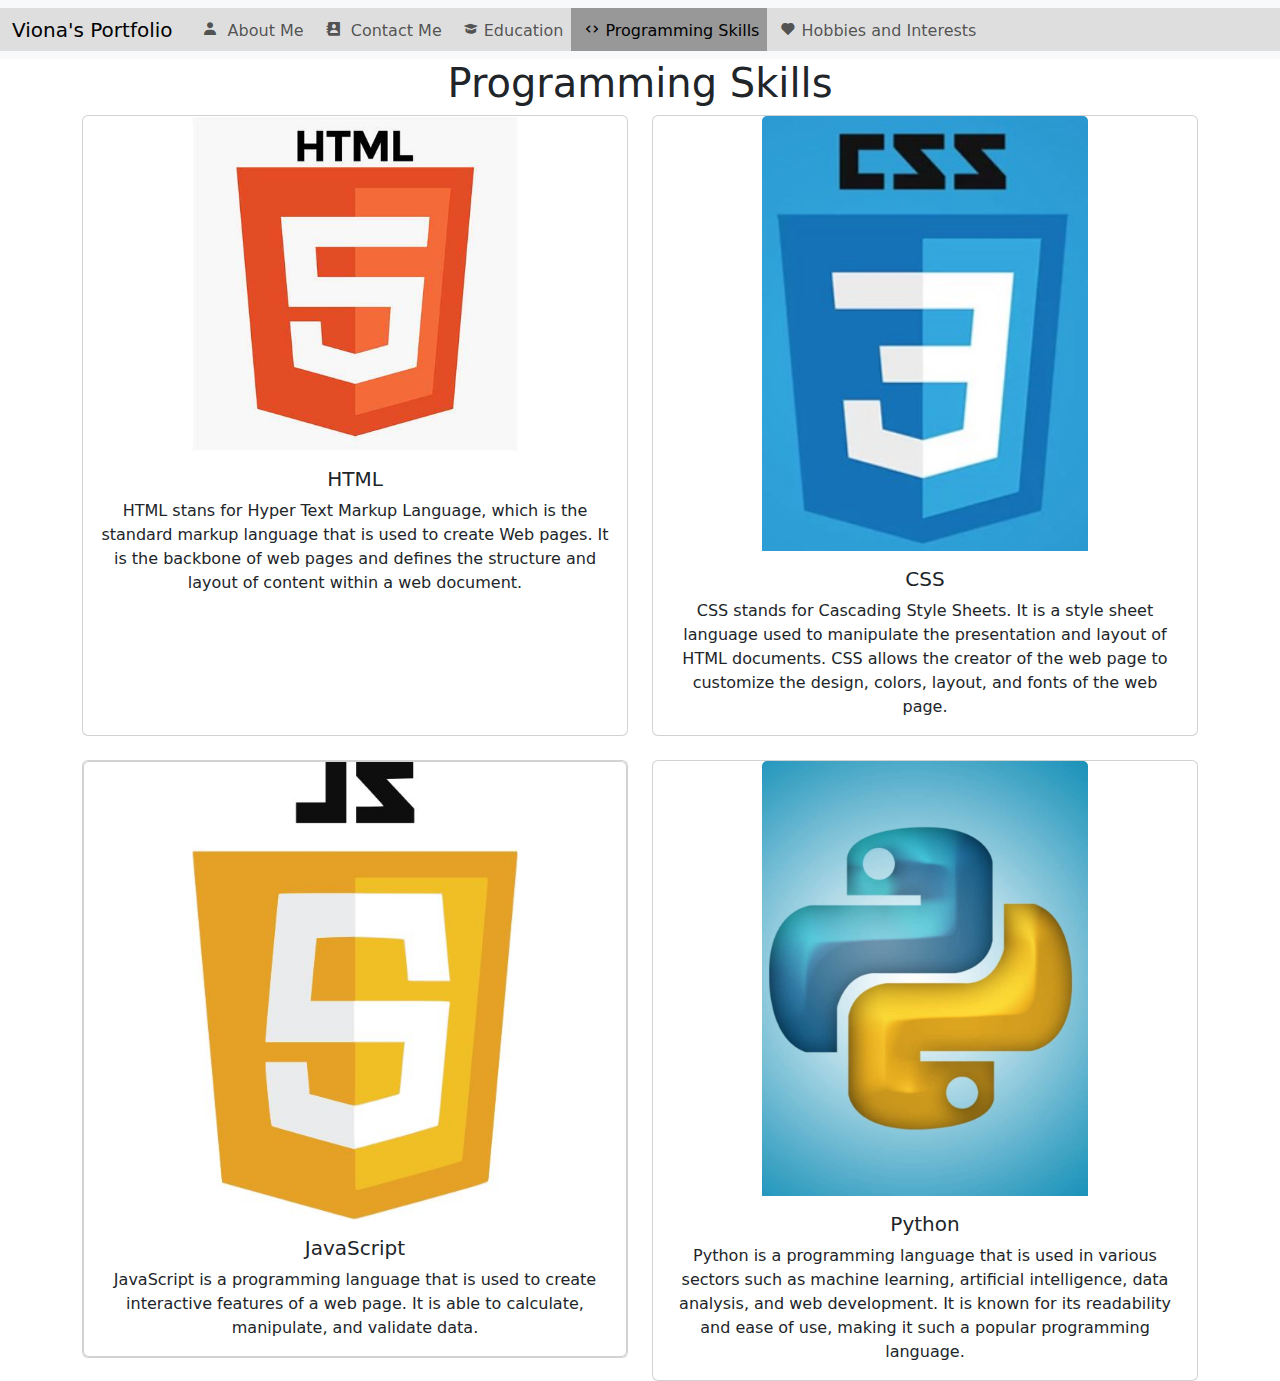
<file: index5.html>
<!DOCTYPE html>
<html lang="en">
<head>
    <meta charset="UTF-8">
    <meta name="viewport" content="width=device-width, initial-scale=1.0">
    <link rel="stylesheet" href="https://cdn.jsdelivr.net/npm/bootstrap@5.3.2/dist/css/bootstrap.min.css">
    <script src="https://code.jquery.com/jquery-3.6.4.min.js"></script>
    <script src="https://cdn.jsdelivr.net/npm/bootstrap@5.3.2/dist/js/bootstrap.bundle.min.js"></script>
    <link href='https://unpkg.com/boxicons@2.1.4/css/boxicons.min.css' rel='stylesheet'>
    <title>Programming Skills</title>
    <style>
        .nav-link.active {
          color: #fffbfb;
          background-color: rgb(152, 152, 152);
        }
      </style>

      <script>
        $(document).ready(function() {
          $(".nav-link").click(function() {
              $(".nav-link").removeClass("active");
              $(this).addClass("active");
          });
      });
      </script>
</head>
<body>
  <nav class="navbar navbar-expand-lg bg-body-tertiary">
    <div class="container-fluid" style="background-color: rgb(222, 222, 222);">
      <a class="navbar-brand" href="#">Viona's Portfolio</a>
      <button class="navbar-toggler" type="button" data-bs-toggle="collapse" data-bs-target="#navbarSupportedContent" aria-controls="navbarSupportedContent" aria-expanded="false" aria-label="Toggle navigation">
        <span class="navbar-toggler-icon"></span>
      </button>
      <div class="collapse navbar-collapse" id="navbarSupportedContent">
        <ul class="navbar-nav me-auto mb-2 mb-lg-0">
          <li class="nav-item">
            <a class="nav-link" id="aboutMeLink" aria-current="page" href="index.html"><i class='bx bxs-user' style="margin: 5px;"></i> About Me</a>
          </li>
          <li class="nav-item">
            <a class="nav-link" id="contactMeLink" href="index3.html"><i class='bx bxs-contact' style="margin: 5px;"></i> Contact Me</a>
          </li>
          <li class="nav-item">
            <a class="nav-link" id="educationLink" href="index4.html"><i class='bx bxs-graduation' style="margin: 5px;"></i>Education</a>
          </li>
          <li class="nav-item">
            <a class="nav-link active" id="skillsLink" href="index5.html"><i class='bx bx-code' style="margin: 5px;"></i>Programming Skills</a>
          </li>
          <li class="nav-item">
            <a class="nav-link" id="hobbiesLink" href="index6.html"><i class='bx bxs-heart' style="margin: 5px;"></i>Hobbies and Interests</a>
          </li>
        </ul>
      </div>
    </div>
  </nav>
    <div class="header text-center">
        <h1>Programming Skills</h1>
    </div>
    
    <div class="container">
        <div class="row row-cols-1 row-cols-md-2 g-4 justify-content-center">
            <div class="col">
                <div class="card h-100 text-center">
                    <img src="html2.jpeg" class="card-img-top mx-auto" alt="HTML" style="width: 60%;">
                    <div class="card-body">
                    <h5 class="card-title">HTML</h5>
                    <p class="card-text">HTML stans for Hyper Text Markup Language, which is the standard markup language that is used to create Web pages. It is the backbone of web pages and defines the structure and layout of content within a web document.</p>
                    </div>
                </div>
            </div>

            <div class="col">
                <div class="card h-100 text-center">
                    <img src="css.jpg" class="card-img-top mx-auto" alt="CSS" style="width: 60%;">
                    <div class="card-body">
                    <h5 class="card-title">CSS</h5>
                    <p class="card-text">CSS stands for Cascading Style Sheets. It is a style sheet language used to manipulate the presentation and layout of HTML documents. CSS allows the creator of the web page to customize the design, colors, layout, and fonts of the web page.</p>
                    </div>
                </div>
            </div>


            <div class="col">
                <div class="card">
                    <div class="card h-100 text-center">
                        <img src="js.jpg" class="card-img-top mx-auto" alt="Java Script" style="width: 60%;">
                        <div class="card-body">
                        <h5 class="card-title">JavaScript</h5>
                        <p class="card-text">JavaScript is a programming language that is used to create interactive features of a web page. It is able to calculate, manipulate, and validate data.</p>
                        </div>
                    </div>
            </div>
            </div>


            <div class="col">
                <div class="card h-100 text-center">
                    <img src="python.jpg" class="card-img-top mx-auto" alt="Python" style="width: 60%;">
                    <div class="card-body">
                    <h5 class="card-title">Python</h5>
                    <p class="card-text">Python is a programming language that is used in various sectors such as machine learning, artificial intelligence, data analysis, and web development. It is known for its readability and ease of use, making it such a popular programming language.</p>
                    </div>
                </div>
            </div>
        </div>
    </div>
</body>
</html>
</file>
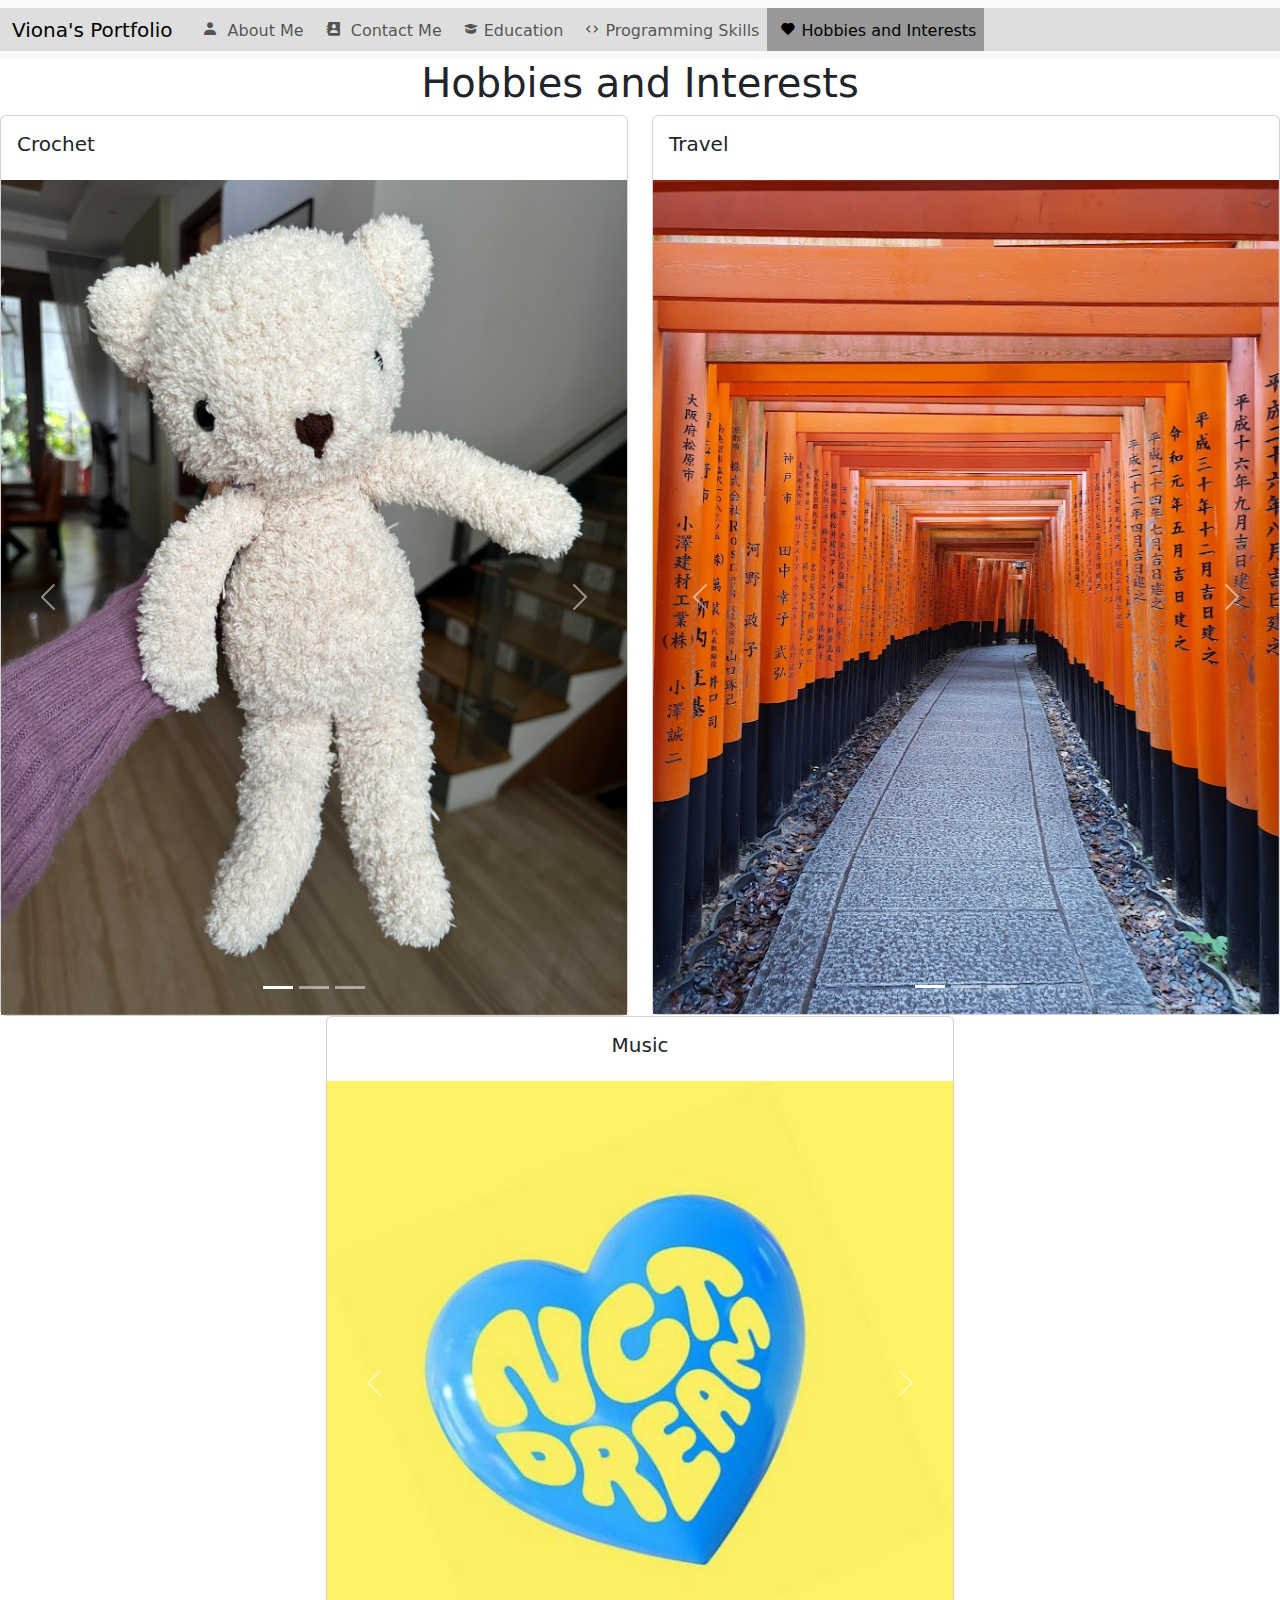
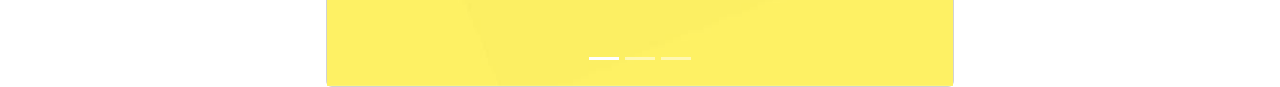
<file: index6.html>
<!DOCTYPE html>
<html lang="en">
<head>
    <meta charset="UTF-8">
    <meta name="viewport" content="width=device-width, initial-scale=1.0">
    <link rel="stylesheet" href="https://cdn.jsdelivr.net/npm/bootstrap@5.3.2/dist/css/bootstrap.min.css">
    <script src="https://code.jquery.com/jquery-3.6.4.min.js"></script>
    <script src="https://cdn.jsdelivr.net/npm/bootstrap@5.3.2/dist/js/bootstrap.bundle.min.js"></script>
    <link href='https://unpkg.com/boxicons@2.1.4/css/boxicons.min.css' rel='stylesheet'>
    <title>Hobbies and Interests</title>
    <style>
        .nav-link.active {
          color: #ffffff;
          background-color: rgb(152, 152, 152);
        }
      </style>

      <script>
        $(document).ready(function() {
          $(".nav-link").click(function() {
              $(".nav-link").removeClass("active");
              $(this).addClass("active");
          });
      });
      </script>
</head>
<body>
    <nav class="navbar navbar-expand-lg bg-body-tertiary">
        <div class="container-fluid" style="background-color: rgb(222, 222, 222);">
            <a class="navbar-brand" href="#">Viona's Portfolio</a>
          <button class="navbar-toggler" type="button" data-bs-toggle="collapse" data-bs-target="#navbarSupportedContent" aria-controls="navbarSupportedContent" aria-expanded="false" aria-label="Toggle navigation">
            <span class="navbar-toggler-icon"></span>
          </button>
          <div class="collapse navbar-collapse" id="navbarSupportedContent">
            <ul class="navbar-nav me-auto mb-2 mb-lg-0">
              <li class="nav-item">
                <a class="nav-link" id="aboutMeLink" aria-current="page" href="index.html"><i class='bx bxs-user' style="margin: 5px;"></i> About Me</a>
              </li>
              <li class="nav-item">
                <a class="nav-link" id="contactMeLink" href="index3.html"><i class='bx bxs-contact' style="margin: 5px;"></i> Contact Me</a>
              </li>
              <li class="nav-item">
                <a class="nav-link" id="educationLink" href="index4.html"><i class='bx bxs-graduation' style="margin: 5px;"></i>Education</a>
              </li>
              <li class="nav-item">
                <a class="nav-link" id="skillsLink" href="index5.html"><i class='bx bx-code' style="margin: 5px;"></i>Programming Skills</a>
              </li>
              <li class="nav-item">
                <a class="nav-link active" id="hobbiesLink" href="index6.html"><i class='bx bxs-heart' style="margin: 5px;"></i>Hobbies and Interests</a>
              </li>
            </ul>
          </div>
        </div>
      </nav>
    <div class="header text-center">
        <h1>Hobbies and Interests</h1>
    </div>

    <div class= "row row-cols-1 row-cols-md-2 g-4">
        <div class="col">
            <div class="card" style="width: 100%;">
                <div class="card-body">
                    <h5 class="card-title">Crochet</h5>
                </div>
                <div id="carouselExampleIndicators1" class="carousel slide">
                    <div class="carousel-indicators">
                    <button type="button" data-bs-target="#carouselExampleIndicators1" data-bs-slide-to="0" class="active" aria-current="true" aria-label="Slide 1"></button>
                    <button type="button" data-bs-target="#carouselExampleIndicators1" data-bs-slide-to="1" aria-label="Slide 2"></button>
                    <button type="button" data-bs-target="#carouselExampleIndicators1" data-bs-slide-to="2" aria-label="Slide 3"></button>
                    </div>
                    <div class="carousel-inner">
                    <div class="carousel-item active">
                        <img src="bear.JPG" class="d-block w-100" alt="Bear">
                    </div>
                    <div class="carousel-item">
                        <img src="pompompurin.JPG" class="d-block w-100" alt="Pompompurin">
                    </div>
                    <div class="carousel-item">
                        <img src="cat.JPG" class="d-block w-100" alt="Cat">
                    </div>
                    </div>
                    <button class="carousel-control-prev" type="button" data-bs-target="#carouselExampleIndicators1" data-bs-slide="prev">
                    <span class="carousel-control-prev-icon" aria-hidden="true"></span>
                    <span class="visually-hidden">Previous</span>
                    </button>
                    <button class="carousel-control-next" type="button" data-bs-target="#carouselExampleIndicators1" data-bs-slide="next">
                    <span class="carousel-control-next-icon" aria-hidden="true"></span>
                    <span class="visually-hidden">Next</span>
                    </button>
                </div>
            </div>
        </div>

        <div class="col">
            <div class="card" style="width: 100%;">
                <div class="card-body">
                <h5 class="card-title">Travel</h5>
                </div>
                <div id="carouselExampleIndicators3" class="carousel slide">
                    <div class="carousel-indicators">
                    <button type="button" data-bs-target="#carouselExampleIndicators3" data-bs-slide-to="0" class="active" aria-current="true" aria-label="Slide 1"></button>
                    <button type="button" data-bs-target="#carouselExampleIndicators3" data-bs-slide-to="1" aria-label="Slide 2"></button>
                    <button type="button" data-bs-target="#carouselExampleIndicators3" data-bs-slide-to="2" aria-label="Slide 3"></button>
                    </div>
                    <div class="carousel-inner">
                    <div class="carousel-item active">
                        <img src="kyoto.jpg" class="d-block w-100" alt="Kyoto, Japan">
                    </div>
                    <div class="carousel-item">
                        <img src="bangkok.JPG" class="d-block w-100" alt="Bangkok, Thailand">
                    </div>
                    <div class="carousel-item">
                        <img src="bali.jpg" class="d-block w-100" alt="Bali, Indonesia">
                    </div>
                    </div>
                    <button class="carousel-control-prev" type="button" data-bs-target="#carouselExampleIndicators3" data-bs-slide="prev">
                    <span class="carousel-control-prev-icon" aria-hidden="true"></span>
                    <span class="visually-hidden">Previous</span>
                    </button>
                    <button class="carousel-control-next" type="button" data-bs-target="#carouselExampleIndicators3" data-bs-slide="next">
                    <span class="carousel-control-next-icon" aria-hidden="true"></span>
                    <span class="visually-hidden">Next</span>
                    </button>
                </div>
            </div>
        </div>
    </div>


    <div class="row justify-content-center">
        <div class="col-md-6">
            <div class="card" style="width: 100%;">
                <div class="card-body">
                    <h5 class="card-title text-center">Music</h5>
                </div>
                <div id="carouselExampleIndicators2" class="carousel slide">
                    <div class="carousel-indicators">
                    <button type="button" data-bs-target="#carouselExampleIndicators2" data-bs-slide-to="0" class="active" aria-current="true" aria-label="Slide 1"></button>
                    <button type="button" data-bs-target="#carouselExampleIndicators2" data-bs-slide-to="1" aria-label="Slide 2"></button>
                    <button type="button" data-bs-target="#carouselExampleIndicators2" data-bs-slide-to="2" aria-label="Slide 3"></button>
                    </div>
                    <div class="carousel-inner">
                    <div class="carousel-item active">
                        <img src="nct.jpg" class="d-block w-100" alt="NCT Dream">
                    </div>
                    <div class="carousel-item">
                        <img src="taylorswift.jpg" class="d-block w-100" alt="Taylor Swift">
                    </div>
                    <div class="carousel-item">
                        <img src="bruno.jpeg" class="d-block w-100" alt="Bruno Mars">
                    </div>
                    </div>
                    <button class="carousel-control-prev" type="button" data-bs-target="#carouselExampleIndicators2" data-bs-slide="prev">
                    <span class="carousel-control-prev-icon" aria-hidden="true"></span>
                    <span class="visually-hidden">Previous</span>
                    </button>
                    <button class="carousel-control-next" type="button" data-bs-target="#carouselExampleIndicators2" data-bs-slide="next">
                    <span class="carousel-control-next-icon" aria-hidden="true"></span>
                    <span class="visually-hidden">Next</span>
                    </button>
                </div>
            </div>
        </div>
    </div>
</body>
</html>
</file>
